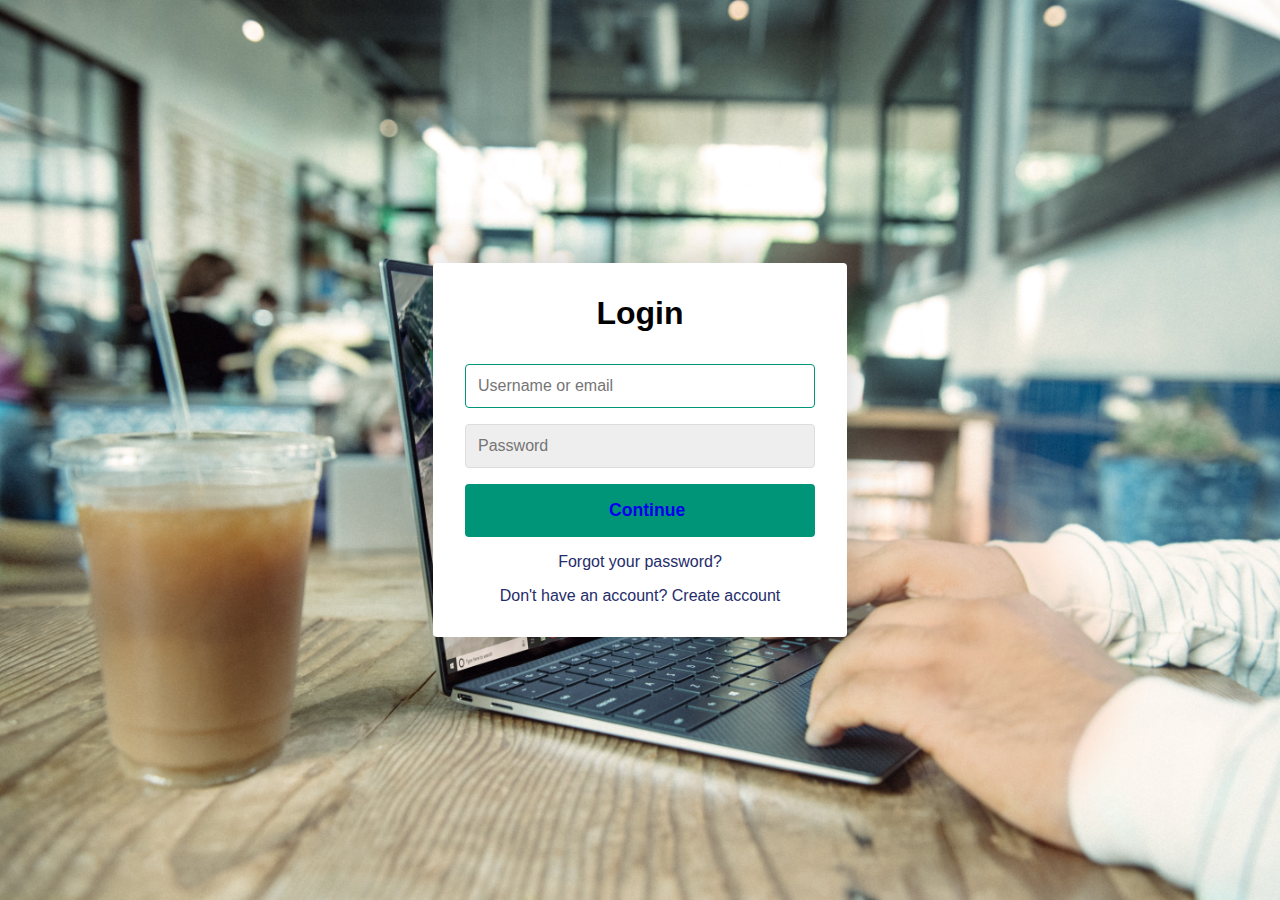
<file: index.html>
<!DOCTYPE html>

<head>
    <meta name="viewport" content="width=device-width, initial-scale=1.0">
    <meta charset="utf-8">
    <title>Login / Sign Up Form</title>
    <link rel="shortcut icon" href="/assets/favicon.ico">
    <link rel="stylesheet" href="main.css">

</head>

<body>
    <div class="container">
        <form class="form" id="login">
            <h1 class="form__title">Login</h1>
            <div class="form__input-group">
                <input type="text" class="form__input" autofocus placeholder="Username or email" required>
            </div>
            <div class="form__input-group">
                <input type="password" class="form__input" autofocus placeholder="Password" required>
            </div>
            <button class="form__button">
                <a href="welcom.html" > Continue</a>
            </button>
            <p class="form__text">
                <a href="#" class="form__link">Forgot your password?</a>
            </p>
            <p class="form__text">
                <a class="form__link" href="./" id="linkCreateAccount">Don't have an account? Create account</a>
            </p>
        </form>
        <form class="form form--hidden" id="createAccount">
            <h1 class="form__title">Create Account</h1>
            <div class="form__message form__message--error"></div>
            <div class="form__input-group">
                <input type="text" id="signupUsername" class="form__input" autofocus placeholder="Username">
            </div>
            <div class="form__input-group">
                <input type="text" class="form__input" autofocus placeholder="Email Address">
            </div>
            <div class="form__input-group">
                <input type="password" class="form__input" autofocus placeholder="Password">
            </div>
            <div class="form__input-group">
                <input type="password" class="form__input" autofocus placeholder="Confirm password">
            </div>
            <button class="form__button" type="submit"> <a href="welcom.html" class="m3">continue</a></button>
            <p class="form__text">
                <a class="form__link" href="./" id="linkLogin">Already have an account? Sign in</a>
            </p>
        </form>
    </div>
    <script src="main.js"></script>

</body>
</file>
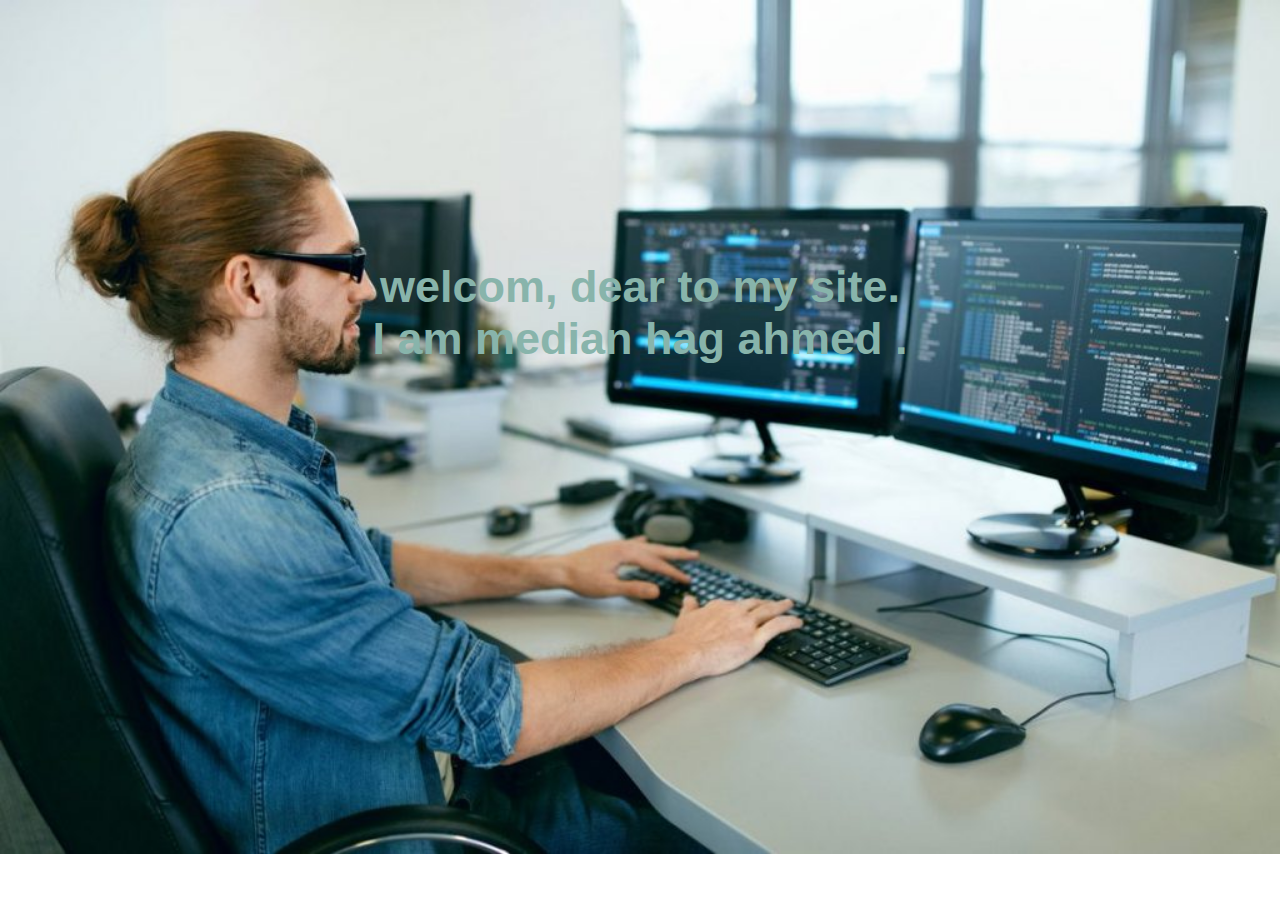
<file: welcom.html>
<!DOCTYPE html>

<head>
    <link rel="stylesheet" href="welcoms.css">

</head>

<body>

    <div class="m1">
        welcom, dear to my site. <br> I am median hag ahmed .

    </div>


</body>
</file>
<file: main.css>
body {
    --color-primary: #009579;
    --color-primary-dark: #007f67;
    --color-secondary: #252c6a;
    --color-error: #cc3333;
    --color-success: #4bb544;
    --border-radius: 4px;
    margin: 0;
    height: 100vh;
    display: flex;
    align-items: center;
    justify-content: center;
    font-size: 18px;
    background: url(./backgro.jpg);
    background-size: cover;
}

.container {
    width: 350px;
    max-width: 350px;
    margin: 1rem;
    padding: 2rem;
    box-shadow: 0 0 40px rgba(0, 0, 0, 0.2);
    border-radius: var(--border-radius);
    background: #ffffff;
}

.container,
.form__input,
.form__button {
    font: 500 1rem 'Quicksand', sans-serif;
}

.form--hidden {
    display: none;
}

.form>*:first-child {
    margin-top: 0;
}

.form>*:last-child {
    margin-bottom: 0;
}

.form__title {
    margin-bottom: 2rem;
    text-align: center;
}

.form__message {
    margin-bottom: 1rem;
}

.form__message--success {
    color: var(--color-success);
}

.form__message--error {
    color: var(--color-error);
}

.form__input-group {
    margin-bottom: 1rem;
}

.form__input {
    display: block;
    width: 100%;
    padding: 0.75rem;
    box-sizing: border-box;
    border-radius: var(--border-radius);
    border: 1px solid #dddddd;
    outline: none;
    background: #eeeeee;
    transition: background 0.2s, border-color 0.2s;
}

.form__input:focus {
    border-color: var(--color-primary);
    background: #ffffff;
}

.form__input--error {
    color: var(--color-error);
    border-color: var(--color-error);
}

.form__input-error-message {
    margin-top: 0.5rem;
    font-size: 0.85rem;
    color: var(--color-error);
}

.form__button {
    width: 100%;
    padding: 1rem 2rem;
    font-weight: bold;
    font-size: 1.1rem;
    color: #ffffff;
    border: none;
    border-radius: var(--border-radius);
    outline: none;
    cursor: pointer;
    background: var(--color-primary);
}

.form__button:hover {
    background: var(--color-primary-dark);
}

.form__button:active {
    transform: scale(0.98);
}

.form__text {
    text-align: center;
}

.form__link {
    color: var(--color-secondary);
    text-decoration: none;
    cursor: pointer;
}

.form__link:hover {
    text-decoration: underline;
}

.m3 {
    text-decoration: none;
}

.form__button a {
    text-decoration: none;
    padding: 1rem 8rem 1rem 7rem;
}
</file>
<file: welcoms.css>
body {
    background-image: url("welcomphoto.jpg");
    background-repeat: no-repeat;
    background-size: 100%;
}

.m1 {
    color: #88b4ab;
    padding-top: 20%;
    text-align: center;
    font-size: 45px;
    font-weight: bold;
    font-family: 'Nunito', sans-serif;
}
</file>
